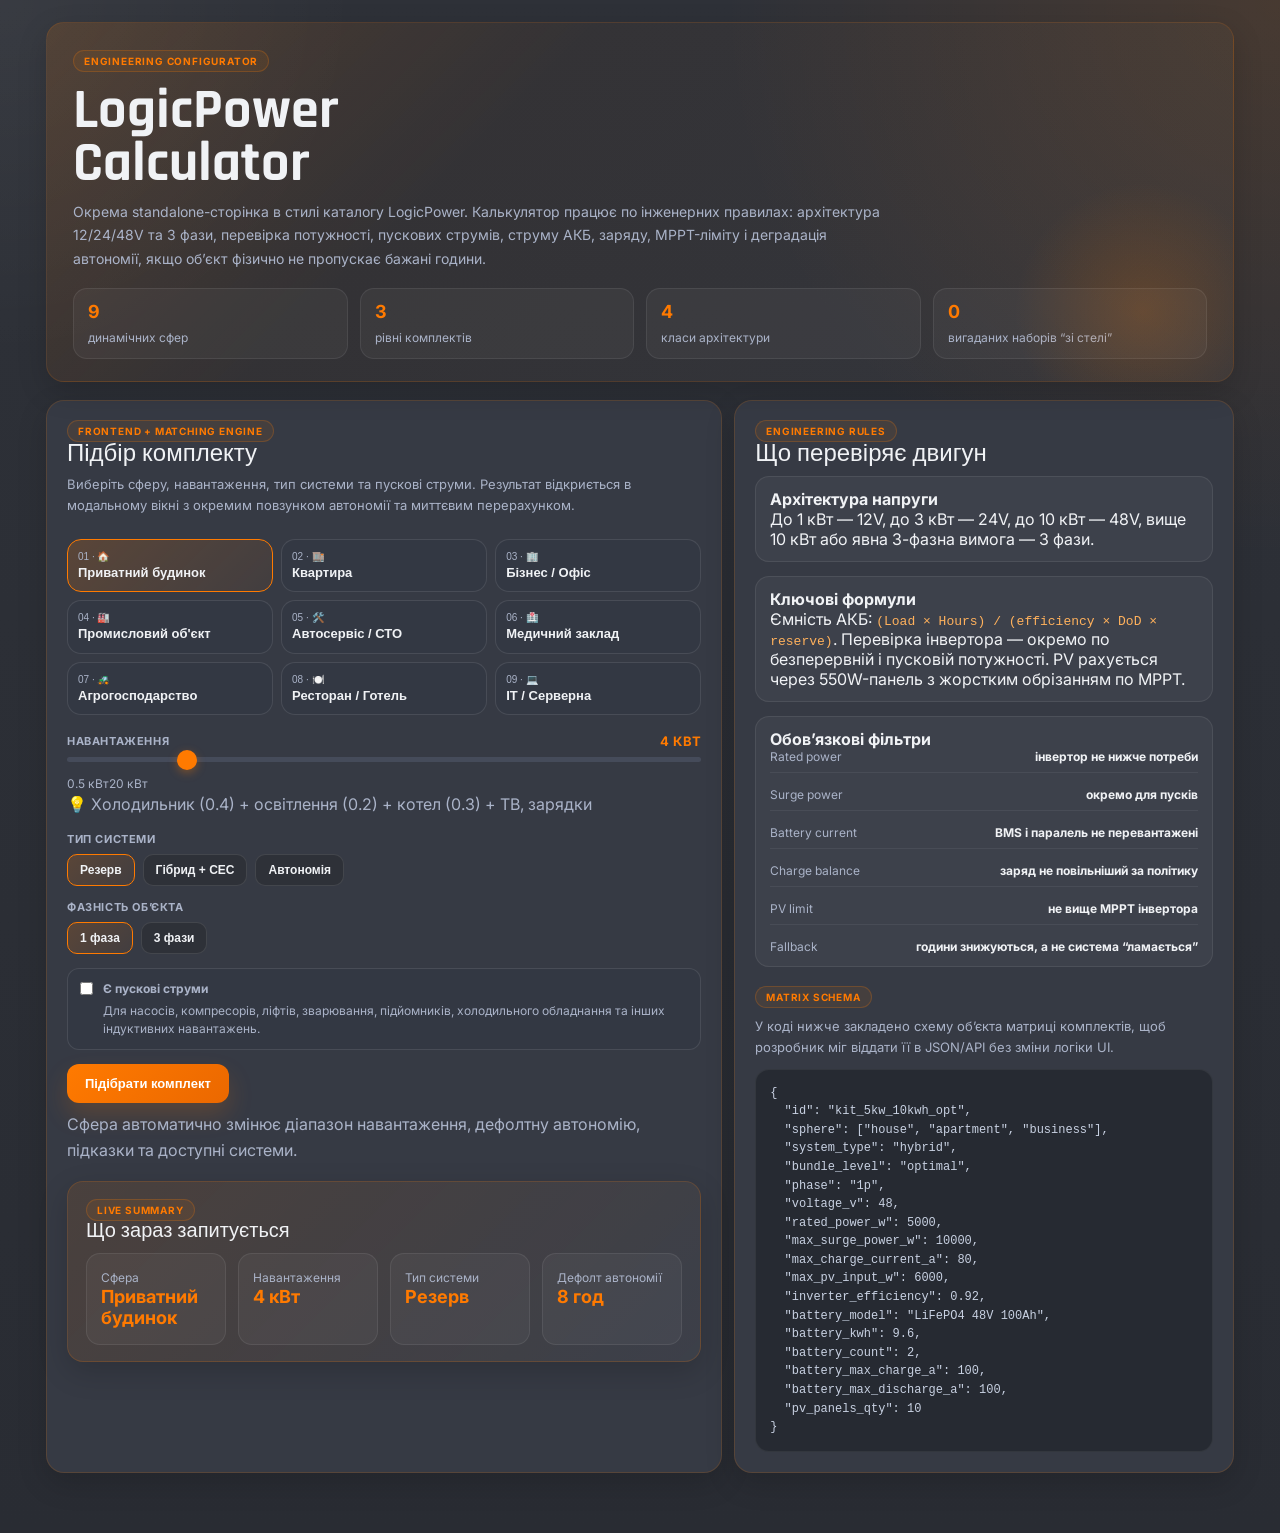
<file: lp-calc.html>
<!doctype html>
<html lang="uk">
<head>
<meta charset="UTF-8">
<meta name="viewport" content="width=device-width,initial-scale=1">
<title>LogicPower Engineering Calculator</title>
<link href="https://fonts.googleapis.com/css2?family=Rajdhani:wght@500;600;700&family=Inter:wght@300;400;500;600;700;800&display=swap" rel="stylesheet">
<style>
:root{
  --o:#ff7a00;
  --od:rgba(255,122,0,.12);
  --ob:rgba(255,122,0,.22);
  --fg:#f0f2f5;
  --fg2:#aab3c8;
  --bg:#2e3138;
  --bg-soft:#333843;
  --card:#363a44;
  --brd:rgba(255,255,255,.10);
  --ok:#31c46d;
}
*{box-sizing:border-box;margin:0;padding:0}
body{
  font-family:'Inter',sans-serif;
  background:
    radial-gradient(circle at top right, rgba(255,122,0,.12), transparent 28%),
    radial-gradient(circle at top left, rgba(255,255,255,.05), transparent 18%),
    linear-gradient(180deg,#2e3138 0%,#292c33 100%);
  color:var(--fg);
}
.page{max-width:1220px;margin:0 auto;padding:22px 16px 60px}
.hero,.panel,.top-card,.summary,.modal-card,.kit{
  box-shadow:0 10px 30px rgba(0,0,0,.16);
}
.hero{
  position:relative;overflow:hidden;border-radius:18px;
  border:1px solid rgba(255,122,0,.14);
  background:linear-gradient(135deg,rgba(255,122,0,.14),rgba(255,122,0,.03) 36%,rgba(255,255,255,.03));
  padding:26px 26px 22px;
}
.hero::before{
  content:"";position:absolute;inset:auto -40px -60px auto;width:260px;height:260px;border-radius:50%;
  background:radial-gradient(circle,rgba(255,122,0,.18),transparent 70%);
}
.hero-tag,.panel-tag,.kit-label{
  display:inline-flex;padding:4px 10px;border-radius:999px;border:1px solid var(--ob);
  background:rgba(255,122,0,.08);color:var(--o);text-transform:uppercase;letter-spacing:.8px;font-size:10px;font-weight:700;
}
.hero-tag{margin-bottom:12px}
.hero h1,.panel-title,.modal-title,.kit h4{font-family:'Rajdhani',sans-serif}
.hero h1{font-size:clamp(34px,5vw,56px);line-height:.95;margin-bottom:10px}
.hero p,.panel-sub,.hint,.micro,.kit-intro,.disclaimer{color:var(--fg2);line-height:1.65}
.hero p{max-width:820px;font-size:14px}
.hero-stats,.summary-grid,.results,.layout,.top-controls{display:grid;gap:12px}
.hero-stats{grid-template-columns:repeat(4,minmax(0,1fr));margin-top:18px}
.hero-stat,.summary-box,.kit-tags span,.meta-row,.top-card{
  background:rgba(255,255,255,.04);border:1px solid rgba(255,255,255,.08);border-radius:14px;padding:12px 14px;
}
.hero-stat strong,.summary-box strong{display:block;color:var(--o);font-size:18px;margin-bottom:4px}
.hero-stat span,.summary-box span,.range-legend,.field-label,.meta-list div span{color:var(--fg2);font-size:12px}
.layout{grid-template-columns:1.15fr .85fr;margin-top:18px}
.panel{
  background:var(--card);border:1px solid rgba(255,122,0,.16);border-radius:18px;
}
.panel-hd{padding:18px 20px 10px}
.panel-title{font-size:24px;line-height:1}
.panel-sub{margin-top:8px;font-size:13px}
.panel-body{padding:0 20px 20px}
.sphere-tabs{display:grid;grid-template-columns:repeat(3,minmax(0,1fr));gap:8px;margin:12px 0 18px}
.sphere-tab,.choice,.btn,.close{
  transition:all .18s ease;
}
.sphere-tab{
  border:1px solid var(--brd);border-radius:14px;background:var(--bg-soft);color:var(--fg);padding:11px 10px;text-align:left;cursor:pointer;
}
.sphere-tab.active,.choice.active{
  background:linear-gradient(135deg,rgba(255,122,0,.18),rgba(255,122,0,.06));border-color:var(--o);
}
.sphere-tab small{display:block;font-size:10px;color:var(--fg2);margin-bottom:3px}
.sphere-tab strong{display:block;font-size:13px;line-height:1.2}
.calc-grid,.meta-card,.meta-list,.range-wrap{display:grid;gap:14px}
.field-label{
  display:flex;align-items:center;justify-content:space-between;margin-bottom:8px;
  font-size:11px;font-weight:700;letter-spacing:.6px;text-transform:uppercase;
}
.field-value{color:var(--o);font-size:13px}
input[type=range]{-webkit-appearance:none;appearance:none;width:100%;height:5px;border-radius:999px;background:#454b5a;outline:none}
input[type=range]::-webkit-slider-thumb{-webkit-appearance:none;width:20px;height:20px;border-radius:50%;background:var(--o);box-shadow:0 3px 10px rgba(255,122,0,.35);cursor:pointer}
input[type=range]::-moz-range-thumb{width:20px;height:20px;border:none;border-radius:50%;background:var(--o);cursor:pointer}
.choice-row,.cta-row,.kit-tags{display:flex;flex-wrap:wrap;gap:8px}
.choice{
  border:1px solid var(--brd);border-radius:10px;background:var(--bg);color:var(--fg);padding:8px 12px;font-size:12px;font-weight:600;cursor:pointer;
}
.check{
  display:flex;align-items:flex-start;gap:10px;background:var(--bg-soft);border:1px solid var(--brd);border-radius:12px;padding:11px 12px;
}
.check input{margin-top:2px;accent-color:var(--o)}
.check strong{display:block;font-size:12px;margin-bottom:4px}
.check span{color:var(--fg2);font-size:12px;line-height:1.5}
.btn{
  border:none;border-radius:12px;background:linear-gradient(135deg,#ff7a00,#eb6800);color:#fff;
  font-size:13px;font-weight:800;padding:12px 18px;cursor:pointer;box-shadow:0 12px 24px rgba(255,122,0,.18);
}
.summary{margin-top:18px;padding:16px 18px;background:linear-gradient(135deg,rgba(255,122,0,.10),rgba(255,255,255,.03));border:1px solid rgba(255,122,0,.18);border-radius:16px}
.summary-grid{grid-template-columns:repeat(4,minmax(0,1fr));margin-top:12px}
.meta-list div{display:flex;justify-content:space-between;gap:10px;padding-bottom:8px;border-bottom:1px solid rgba(255,255,255,.06)}
.meta-list div:last-child{padding-bottom:0;border-bottom:none}
.meta-list strong{color:var(--fg);font-size:12px}
.schema{margin-top:18px}
.schema pre{
  margin-top:10px;background:#262a32;border:1px solid rgba(255,255,255,.06);border-radius:14px;padding:14px;overflow:auto;color:#c8d1e2;font-size:12px;line-height:1.55;
}
.modal{position:fixed;inset:0;display:none;align-items:center;justify-content:center;padding:16px;background:rgba(8,10,14,.72);z-index:20}
.modal.open{display:flex}
.modal-card{width:min(1180px,100%);max-height:calc(100vh - 32px);overflow:auto;border-radius:20px;background:#2f343e;border:1px solid rgba(255,122,0,.18)}
.modal-hd{
  position:sticky;top:0;z-index:1;display:flex;align-items:flex-start;justify-content:space-between;gap:12px;padding:18px 20px 16px;
  background:linear-gradient(180deg,#363b46 0%,#323742 100%);border-bottom:1px solid rgba(255,122,0,.14);
}
.modal-title{font-size:26px;line-height:1}
.modal-sub{color:var(--fg2);font-size:13px;line-height:1.6;margin-top:6px}
.close{border:none;background:rgba(255,255,255,.06);color:var(--fg2);width:36px;height:36px;border-radius:10px;cursor:pointer;font-size:18px}
.modal-body{padding:18px 20px 20px}
.top-controls{grid-template-columns:1.2fr .8fr;margin-bottom:14px}
.top-card h3{font-size:13px;text-transform:uppercase;letter-spacing:.7px;color:var(--fg2);margin-bottom:10px}
.warning{margin-bottom:14px;padding:12px 14px;border-radius:12px;background:rgba(242,182,67,.10);border:1px solid rgba(242,182,67,.22);color:#f4c96d;font-size:13px;line-height:1.6}
.results{grid-template-columns:repeat(3,minmax(0,1fr))}
.kit{display:flex;flex-direction:column;background:linear-gradient(180deg,#3a404b 0%,#333944 100%);border:1px solid rgba(255,255,255,.08);border-radius:16px;padding:14px}
.kit-badge{display:inline-flex;width:max-content;padding:4px 9px;border-radius:999px;font-size:10px;text-transform:uppercase;letter-spacing:.7px;font-weight:800;margin-bottom:10px}
.kit-badge.basic{background:rgba(49,196,109,.13);color:#58d487}
.kit-badge.optimal{background:rgba(255,122,0,.15);color:#ff9a38}
.kit-badge.max{background:rgba(105,148,255,.15);color:#8eb1ff}
.kit h4{font-size:24px;margin-bottom:6px}
.kit-block{border-top:1px solid rgba(255,255,255,.06);padding-top:10px;margin-top:10px}
.kit-block:first-of-type{border-top:none;padding-top:0;margin-top:0}
.kit-label{margin-bottom:5px}
.kit-text{color:var(--fg);font-size:13px;line-height:1.6}
.kit-stat{margin-top:12px;padding:12px;border-radius:14px;background:rgba(49,196,109,.09);border:1px solid rgba(49,196,109,.15)}
.kit-stat strong{display:block;color:#74df9d;font-size:28px;line-height:1;margin-bottom:5px}
.kit-stat span{color:#c7ead4;font-size:12px;line-height:1.5}
.kit-tags span{font-size:11px;color:var(--fg2)}
.disclaimer{margin-top:12px;font-size:11.5px;line-height:1.55}
code{color:#ffb15c}
@media(max-width:1040px){.layout,.top-controls,.results,.summary-grid{grid-template-columns:1fr}}
@media(max-width:720px){
  .page{padding:14px 10px 40px}
  .hero{padding:20px 16px}
  .hero-stats,.sphere-tabs{grid-template-columns:repeat(2,minmax(0,1fr))}
  .panel-hd,.panel-body,.modal-body{padding-left:14px;padding-right:14px}
  .modal-hd{padding:14px}
}
</style>
</head>
<body>
<div class="page">
  <section class="hero">
    <div class="hero-tag">Engineering Configurator</div>
    <h1>LogicPower<br>Calculator</h1>
    <p>Окрема standalone-сторінка в стилі каталогу LogicPower. Калькулятор працює по інженерних правилах: архітектура 12/24/48V та 3 фази, перевірка потужності, пускових струмів, струму АКБ, заряду, MPPT-ліміту і деградація автономії, якщо об’єкт фізично не пропускає бажані години.</p>
    <div class="hero-stats">
      <div class="hero-stat"><strong>9</strong><span>динамічних сфер</span></div>
      <div class="hero-stat"><strong>3</strong><span>рівні комплектів</span></div>
      <div class="hero-stat"><strong>4</strong><span>класи архітектури</span></div>
      <div class="hero-stat"><strong>0</strong><span>вигаданих наборів “зі стелі”</span></div>
    </div>
  </section>

  <div class="layout">
    <section class="panel">
      <div class="panel-hd">
        <div class="panel-tag">Frontend + Matching Engine</div>
        <div class="panel-title">Підбір комплекту</div>
        <div class="panel-sub">Виберіть сферу, навантаження, тип системи та пускові струми. Результат відкриється в модальному вікні з окремим повзунком автономії та миттєвим перерахунком.</div>
      </div>
      <div class="panel-body">
        <div class="sphere-tabs" id="sphereTabs"></div>
        <div class="calc-grid">
          <div>
            <div class="field-label"><span>Навантаження</span><span class="field-value" id="loadValue"></span></div>
            <div class="range-wrap">
              <input id="loadRange" type="range">
              <div class="range-legend"><span id="loadMin"></span><span id="loadMax"></span></div>
            </div>
            <div class="hint" id="loadHint"></div>
          </div>
          <div>
            <div class="field-label"><span>Тип системи</span></div>
            <div class="choice-row" id="systemChoices"></div>
          </div>
          <div>
            <div class="field-label"><span>Фазність об’єкта</span></div>
            <div class="choice-row" id="phaseChoices"></div>
          </div>
          <label class="check">
            <input id="surgeInput" type="checkbox">
            <span><strong>Є пускові струми</strong>Для насосів, компресорів, ліфтів, зварювання, підйомників, холодильного обладнання та інших індуктивних навантажень.</span>
          </label>
          <div class="cta-row">
            <button class="btn" id="pickBtn">Підібрати комплект</button>
            <div class="micro">Сфера автоматично змінює діапазон навантаження, дефолтну автономію, підказки та доступні системи.</div>
          </div>
        </div>

        <div class="summary">
          <div class="panel-tag">Live Summary</div>
          <div class="panel-title" style="font-size:20px">Що зараз запитується</div>
          <div class="summary-grid">
            <div class="summary-box"><span>Сфера</span><strong id="summarySphere">-</strong></div>
            <div class="summary-box"><span>Навантаження</span><strong id="summaryLoad">-</strong></div>
            <div class="summary-box"><span>Тип системи</span><strong id="summarySystem">-</strong></div>
            <div class="summary-box"><span>Дефолт автономії</span><strong id="summaryHours">-</strong></div>
          </div>
        </div>
      </div>
    </section>

    <aside class="panel">
      <div class="panel-hd">
        <div class="panel-tag">Engineering Rules</div>
        <div class="panel-title">Що перевіряє двигун</div>
      </div>
      <div class="panel-body">
        <div class="meta-card">
          <div class="meta-row">
            <strong>Архітектура напруги</strong>
            <p>До 1 кВт — 12V, до 3 кВт — 24V, до 10 кВт — 48V, вище 10 кВт або явна 3-фазна вимога — 3 фази.</p>
          </div>
          <div class="meta-row">
            <strong>Ключові формули</strong>
            <p>Ємність АКБ: <code>(Load × Hours) / (efficiency × DoD × reserve)</code>. Перевірка інвертора — окремо по безперервній і пусковій потужності. PV рахується через 550W-панель з жорстким обрізанням по MPPT.</p>
          </div>
          <div class="meta-row">
            <strong>Обов’язкові фільтри</strong>
            <div class="meta-list">
              <div><span>Rated power</span><strong>інвертор не нижче потреби</strong></div>
              <div><span>Surge power</span><strong>окремо для пусків</strong></div>
              <div><span>Battery current</span><strong>BMS і паралель не перевантажені</strong></div>
              <div><span>Charge balance</span><strong>заряд не повільніший за політику</strong></div>
              <div><span>PV limit</span><strong>не вище MPPT інвертора</strong></div>
              <div><span>Fallback</span><strong>години знижуються, а не система “ламається”</strong></div>
            </div>
          </div>
        </div>

        <div class="schema">
          <div class="panel-tag">Matrix Schema</div>
          <div class="panel-sub">У коді нижче закладено схему об’єкта матриці комплектів, щоб розробник міг віддати її в JSON/API без зміни логіки UI.</div>
          <pre>{
  "id": "kit_5kw_10kwh_opt",
  "sphere": ["house", "apartment", "business"],
  "system_type": "hybrid",
  "bundle_level": "optimal",
  "phase": "1p",
  "voltage_v": 48,
  "rated_power_w": 5000,
  "max_surge_power_w": 10000,
  "max_charge_current_a": 80,
  "max_pv_input_w": 6000,
  "inverter_efficiency": 0.92,
  "battery_model": "LiFePO4 48V 100Ah",
  "battery_kwh": 9.6,
  "battery_count": 2,
  "battery_max_charge_a": 100,
  "battery_max_discharge_a": 100,
  "pv_panels_qty": 10
}</pre>
        </div>
      </div>
    </aside>
  </div>
</div>
<div class="modal" id="resultsModal">
  <div class="modal-card">
    <div class="modal-hd">
      <div>
        <div class="panel-tag">Selection Result</div>
        <div class="modal-title">Підібрані комплекти</div>
        <div class="modal-sub" id="modalSummary"></div>
      </div>
      <button class="close" id="closeModal" aria-label="Закрити">×</button>
    </div>
    <div class="modal-body">
      <div class="top-controls">
        <div class="top-card">
          <h3>Бажаний час автономії</h3>
          <div class="field-label"><span>Автономія</span><span class="field-value" id="autonomyValue"></span></div>
          <input id="autonomyRange" type="range">
          <div class="hint">При зміні часу автономії комплекти перераховуються миттєво по тій самій інженерній логіці. Якщо об’єкт не пропускає бажане значення, двигун знизить години до максимально можливих.</div>
        </div>
        <div class="top-card">
          <h3>Розрахунковий контекст</h3>
          <div class="meta-list" id="resultMeta"></div>
        </div>
      </div>
      <div id="degradeWarning"></div>
      <div class="results" id="resultsGrid"></div>
    </div>
  </div>
</div>
<script>
const SPHERES = {
  house:{uiName:"Приватний будинок",icon:"🏠",minLoad:0.5,maxLoad:20,step:0.5,systems:["backup","hybrid","autonomous"],hint:"Холодильник (0.4) + освітлення (0.2) + котел (0.3) + ТВ, зарядки",defaultHours:8,defaultLoad:4,defaultPhase:"1p",surgeMultiplier:2.5,objectCaps:{maxBatteryKwh:57.6,maxBatteryCount:6,maxInverterKw:12}},
  apartment:{uiName:"Квартира",icon:"🏬",minLoad:0.3,maxLoad:7,step:0.1,systems:["backup","hybrid"],hint:"Освітлення + роутер + холодильник ≈ 1-2 кВт",defaultHours:4,defaultLoad:1.5,defaultPhase:"1p",surgeMultiplier:2.0,objectCaps:{maxBatteryKwh:28.8,maxBatteryCount:4,maxInverterKw:7}},
  business:{uiName:"Бізнес / Офіс",icon:"🏢",minLoad:2,maxLoad:30,step:0.5,systems:["backup","hybrid","autonomous"],hint:"ПК + сервер + освітлення + клімат",defaultHours:4,defaultLoad:6,defaultPhase:"1p",surgeMultiplier:2.0,objectCaps:{maxBatteryKwh:86.4,maxBatteryCount:8,maxInverterKw:30}},
  industry:{uiName:"Промисловий об'єкт",icon:"🏭",minLoad:10,maxLoad:100,step:1,systems:["backup","hybrid_bess","autonomous"],hint:"Верстати + компресори + освітлення цеху",defaultHours:2,defaultLoad:20,defaultPhase:"3p",surgeMultiplier:3.0,objectCaps:{maxBatteryKwh:172.8,maxBatteryCount:12,maxInverterKw:100}},
  auto:{uiName:"Автосервіс / СТО",icon:"🛠️",minLoad:3,maxLoad:30,step:0.5,systems:["backup","hybrid"],hint:"Підйомники + компресори + зварювання + освітлення",defaultHours:4,defaultLoad:8,defaultPhase:"3p",surgeMultiplier:3.0,objectCaps:{maxBatteryKwh:86.4,maxBatteryCount:8,maxInverterKw:30}},
  med:{uiName:"Медичний заклад",icon:"🏥",minLoad:1,maxLoad:20,step:0.5,systems:["backup_ups","hybrid"],hint:"УЗД, монітори, ШВЛ, операційна",defaultHours:8,defaultLoad:4,defaultPhase:"1p",surgeMultiplier:1.5,objectCaps:{maxBatteryKwh:57.6,maxBatteryCount:6,maxInverterKw:20}},
  agro:{uiName:"Агрогосподарство",icon:"🚜",minLoad:5,maxLoad:50,step:1,systems:["backup","hybrid","autonomous"],hint:"Насоси + сушарки + холодильники + освітлення",defaultHours:8,defaultLoad:12,defaultPhase:"3p",surgeMultiplier:3.0,objectCaps:{maxBatteryKwh:115.2,maxBatteryCount:10,maxInverterKw:50}},
  horeca:{uiName:"Ресторан / Готель",icon:"🍽️",minLoad:5,maxLoad:40,step:0.5,systems:["backup","hybrid","autonomous"],hint:"Кухня + освітлення + холодильники + клімат",defaultHours:6,defaultLoad:10,defaultPhase:"1p",surgeMultiplier:2.5,objectCaps:{maxBatteryKwh:86.4,maxBatteryCount:8,maxInverterKw:40}},
  it:{uiName:"IT / Серверна",icon:"💻",minLoad:1,maxLoad:20,step:0.5,systems:["backup_ups","hybrid"],hint:"Сервери + мережеве обладнання + охолодження",defaultHours:4,defaultLoad:5,defaultPhase:"1p",surgeMultiplier:1.5,objectCaps:{maxBatteryKwh:57.6,maxBatteryCount:6,maxInverterKw:20}}
};
const SYSTEM_LABELS={backup:"Резерв",backup_ups:"Резерв (UPS)",hybrid:"Гібрид + СЕС",hybrid_bess:"Гібрид + BESS",autonomous:"Автономія"};
const LEVELS=[{key:"basic",label:"Basic"},{key:"optimal",label:"Optimal"},{key:"max",label:"Max"}];
const ENGINE={inverterEfficiency:0.92,usableDod:0.90,reserveFactor:0.95,regularLoadBuffer:1.25,panelPowerW:550,chargeRecoveryRate:{backup:0.2,backup_ups:0.2,hybrid:0.15,hybrid_bess:0.15,autonomous:0.15},minimumFallbackHours:{backup:1,backup_ups:1,hybrid:1,hybrid_bess:1,autonomous:2}};
const INVERTERS=[
  {id:"ups-12-800",inverter_model:"LP-PSW-800VA",phase:"1p",voltage_v:12,system_type:["backup","backup_ups"],rated_power_w:640,max_surge_power_w:1000,max_charge_current_a:20,max_pv_input_w:0,inverter_efficiency:0.90},
  {id:"ups-12-1500",inverter_model:"LP-PSW-1500VA",phase:"1p",voltage_v:12,system_type:["backup","backup_ups"],rated_power_w:1200,max_surge_power_w:1800,max_charge_current_a:30,max_pv_input_w:0,inverter_efficiency:0.90},
  {id:"ups-24-2000",inverter_model:"LP-SW-2000VA / 24V",phase:"1p",voltage_v:24,system_type:["backup","backup_ups"],rated_power_w:1600,max_surge_power_w:3200,max_charge_current_a:40,max_pv_input_w:0,inverter_efficiency:0.91},
  {id:"ups-24-3000",inverter_model:"LP-SW-3000VA / 24V",phase:"1p",voltage_v:24,system_type:["backup","backup_ups"],rated_power_w:2400,max_surge_power_w:4800,max_charge_current_a:60,max_pv_input_w:0,inverter_efficiency:0.91},
  {id:"hyb-48-5000",inverter_model:"LP-W-PV-5000",phase:"1p",voltage_v:48,system_type:["backup","backup_ups","hybrid","autonomous"],rated_power_w:5000,max_surge_power_w:10000,max_charge_current_a:80,max_pv_input_w:6000,inverter_efficiency:0.92},
  {id:"hyb-48-8000",inverter_model:"LP-W-PV-8000",phase:"1p",voltage_v:48,system_type:["backup","backup_ups","hybrid","autonomous"],rated_power_w:8000,max_surge_power_w:16000,max_charge_current_a:120,max_pv_input_w:9000,inverter_efficiency:0.93},
  {id:"hyb-48-10000",inverter_model:"LP-W-PV-10000",phase:"1p",voltage_v:48,system_type:["backup","backup_ups","hybrid","autonomous"],rated_power_w:10000,max_surge_power_w:20000,max_charge_current_a:140,max_pv_input_w:12000,inverter_efficiency:0.93},
  {id:"hyb-3p-10000",inverter_model:"LPW-HY-1033-10000VA",phase:"3p",voltage_v:48,system_type:["backup","hybrid_bess","hybrid","autonomous"],rated_power_w:10000,max_surge_power_w:15000,max_charge_current_a:200,max_pv_input_w:13000,inverter_efficiency:0.94},
  {id:"hyb-3p-15000",inverter_model:"LP 3-phase Hybrid 15kW",phase:"3p",voltage_v:48,system_type:["backup","hybrid_bess","hybrid","autonomous"],rated_power_w:15000,max_surge_power_w:22500,max_charge_current_a:220,max_pv_input_w:18000,inverter_efficiency:0.94},
  {id:"hyb-3p-20000",inverter_model:"LP 3-phase Hybrid 20kW",phase:"3p",voltage_v:48,system_type:["backup","hybrid_bess","hybrid","autonomous"],rated_power_w:20000,max_surge_power_w:30000,max_charge_current_a:260,max_pv_input_w:24000,inverter_efficiency:0.94}
];
const BATTERIES=[
  {id:"lfp-12-50",battery_model:"LiFePO4 12.8V 50Ah",battery_nominal_v:12.8,battery_capacity_ah:50,battery_kwh:0.64,battery_max_charge_a:25,battery_max_discharge_a:50,battery_peak_discharge_a:100,battery_usable_dod:0.90,battery_chemistry:"LiFePO4",battery_max_parallel_count:4},
  {id:"lfp-12-100",battery_model:"LiFePO4 12.8V 100Ah",battery_nominal_v:12.8,battery_capacity_ah:100,battery_kwh:1.28,battery_max_charge_a:50,battery_max_discharge_a:100,battery_peak_discharge_a:200,battery_usable_dod:0.90,battery_chemistry:"LiFePO4",battery_max_parallel_count:4},
  {id:"lfp-24-100",battery_model:"LiFePO4 25.6V 100Ah",battery_nominal_v:25.6,battery_capacity_ah:100,battery_kwh:2.56,battery_max_charge_a:50,battery_max_discharge_a:100,battery_peak_discharge_a:150,battery_usable_dod:0.90,battery_chemistry:"LiFePO4",battery_max_parallel_count:4},
  {id:"lfp-24-200",battery_model:"LiFePO4 25.6V 200Ah",battery_nominal_v:25.6,battery_capacity_ah:200,battery_kwh:5.12,battery_max_charge_a:100,battery_max_discharge_a:150,battery_peak_discharge_a:220,battery_usable_dod:0.90,battery_chemistry:"LiFePO4",battery_max_parallel_count:4},
  {id:"lfp-48-100",battery_model:"LiFePO4 51.2V 100Ah",battery_nominal_v:51.2,battery_capacity_ah:100,battery_kwh:5.12,battery_max_charge_a:50,battery_max_discharge_a:100,battery_peak_discharge_a:150,battery_usable_dod:0.90,battery_chemistry:"LiFePO4",battery_max_parallel_count:8},
  {id:"lfp-48-200",battery_model:"LiFePO4 51.2V 200Ah",battery_nominal_v:51.2,battery_capacity_ah:200,battery_kwh:10.24,battery_max_charge_a:100,battery_max_discharge_a:150,battery_peak_discharge_a:220,battery_usable_dod:0.90,battery_chemistry:"LiFePO4",battery_max_parallel_count:8},
  {id:"lfp-48-280",battery_model:"LiFePO4 51.2V 280Ah",battery_nominal_v:51.2,battery_capacity_ah:280,battery_kwh:14.34,battery_max_charge_a:140,battery_max_discharge_a:200,battery_peak_discharge_a:280,battery_usable_dod:0.90,battery_chemistry:"LiFePO4",battery_max_parallel_count:8}
];
const state={sphereId:"house",loadKw:4,systemType:"backup",phase:"1p",hasSurge:false,requestedHours:8,openResults:null};
const els={
  sphereTabs:document.getElementById("sphereTabs"),loadRange:document.getElementById("loadRange"),loadValue:document.getElementById("loadValue"),
  loadMin:document.getElementById("loadMin"),loadMax:document.getElementById("loadMax"),loadHint:document.getElementById("loadHint"),
  systemChoices:document.getElementById("systemChoices"),phaseChoices:document.getElementById("phaseChoices"),surgeInput:document.getElementById("surgeInput"),
  pickBtn:document.getElementById("pickBtn"),summarySphere:document.getElementById("summarySphere"),summaryLoad:document.getElementById("summaryLoad"),
  summarySystem:document.getElementById("summarySystem"),summaryHours:document.getElementById("summaryHours"),resultsModal:document.getElementById("resultsModal"),
  closeModal:document.getElementById("closeModal"),autonomyRange:document.getElementById("autonomyRange"),autonomyValue:document.getElementById("autonomyValue"),
  modalSummary:document.getElementById("modalSummary"),resultMeta:document.getElementById("resultMeta"),degradeWarning:document.getElementById("degradeWarning"),
  resultsGrid:document.getElementById("resultsGrid")
};
function formatKw(v){return `${Number(v).toFixed(v % 1 ? 1 : 0)} кВт`;}
function formatHours(v){return `${Number(v).toFixed(v % 1 ? 1 : 0)} год`;}
function getSphere(){return SPHERES[state.sphereId];}
function normalizedSystemType(systemType){if(systemType==="hybrid_bess") return "hybrid"; if(systemType==="backup_ups") return "backup"; return systemType;}
function architectureFor(loadKw,phase){if(phase==="3p"||loadKw>10)return{voltage:48,phase:"3p",label:"3 фази"}; if(loadKw<=1)return{voltage:12,phase:"1p",label:"12V"}; if(loadKw<=3)return{voltage:24,phase:"1p",label:"24V"}; return{voltage:48,phase:"1p",label:"48V"};}
function requiredContinuousW(loadKw){return loadKw*1000*ENGINE.regularLoadBuffer;}
function requiredSurgeW(loadKw,sphere,hasSurge){return hasSurge ? loadKw*1000*sphere.surgeMultiplier : 0;}
function requiredBatteryKwh(loadKw,hours,efficiency,usableDod){return (loadKw*hours)/(efficiency*usableDod*ENGINE.reserveFactor);}
function actualAutonomyHours(batteryKwh,loadKw,efficiency,usableDod){return (batteryKwh*usableDod*efficiency)/loadKw;}
function estimatePvPanels(loadKw,inverter){if(!inverter.max_pv_input_w) return 0; const pvTargetW=loadKw*1600; const effectiveW=Math.min(pvTargetW,inverter.max_pv_input_w); return Math.ceil(effectiveW/ENGINE.panelPowerW);}
function allowedBatteryModelsForVoltage(voltage){if(voltage<=12) return BATTERIES.filter(b=>b.battery_nominal_v<20); if(voltage<=24) return BATTERIES.filter(b=>b.battery_nominal_v>=20&&b.battery_nominal_v<40); return BATTERIES.filter(b=>b.battery_nominal_v>=40);}
function candidateInverters(systemType,arch,sphere){
  const type=normalizedSystemType(systemType);
  return INVERTERS.filter(inv=>{
    const supportsType=inv.system_type.includes(systemType)||inv.system_type.includes(type);
    const phaseOk=inv.phase===arch.phase;
    const voltageOk=arch.phase==="3p" ? inv.phase==="3p" : inv.voltage_v===arch.voltage&&inv.phase==="1p";
    const sphereInvOk=(inv.rated_power_w/1000)<=sphere.objectCaps.maxInverterKw;
    return supportsType&&phaseOk&&voltageOk&&sphereInvOk;
  }).sort((a,b)=>a.rated_power_w-b.rated_power_w);
}
function buildCandidates(input){
  const sphere=SPHERES[input.sphereId];
  const arch=architectureFor(input.loadKw,input.phase);
  const minContinuousW=requiredContinuousW(input.loadKw);
  const minSurgeW=requiredSurgeW(input.loadKw,sphere,input.hasSurge);
  const inverters=candidateInverters(input.systemType,arch,sphere);
  const candidates=[];
  for(const inverter of inverters){
    if(inverter.rated_power_w<minContinuousW) continue;
    if(minSurgeW&&inverter.max_surge_power_w<minSurgeW) continue;
    const eff=inverter.inverter_efficiency||ENGINE.inverterEfficiency;
    const needKwh=requiredBatteryKwh(input.loadKw,input.hours,eff,ENGINE.usableDod);
    const batteryModels=allowedBatteryModelsForVoltage(inverter.voltage_v);
    for(const battery of batteryModels){
      const maxCount=Math.min(battery.battery_max_parallel_count,sphere.objectCaps.maxBatteryCount);
      for(let count=1;count<=maxCount;count+=1){
        const batteryKwh=battery.battery_kwh*count;
        if(batteryKwh>sphere.objectCaps.maxBatteryKwh) break;
        if(batteryKwh<needKwh) continue;
        const batteryAcceptChargeA=battery.battery_max_charge_a*count;
        const batteryDeliverA=battery.battery_max_discharge_a*count;
        const requiredBatteryDischargeA=minContinuousW/(inverter.voltage_v*eff);
        const chargePowerKw=(inverter.voltage_v*inverter.max_charge_current_a)/1000;
        const minRecoveryRate=ENGINE.chargeRecoveryRate[normalizedSystemType(input.systemType)]||0.15;
        const requiredChargePowerKw=batteryKwh*minRecoveryRate;
        if(requiredBatteryDischargeA>batteryDeliverA) continue;
        if(inverter.max_charge_current_a>batteryAcceptChargeA) continue;
        if(chargePowerKw<requiredChargePowerKw) continue;
        const pvPanels=normalizedSystemType(input.systemType)==="backup" ? 0 : estimatePvPanels(input.loadKw,inverter);
        const autonomy=actualAutonomyHours(batteryKwh,input.loadKw,eff,ENGINE.usableDod);
        candidates.push({sphere:input.sphereId,phase:arch.phase,voltage_v:inverter.voltage_v,bundle_level:null,system_type:input.systemType,inverter_model:inverter.inverter_model,rated_power_w:inverter.rated_power_w,max_surge_power_w:inverter.max_surge_power_w,max_charge_current_a:inverter.max_charge_current_a,max_pv_input_w:inverter.max_pv_input_w,inverter_efficiency:eff,battery_model:battery.battery_model,battery_kwh:Number(batteryKwh.toFixed(2)),battery_count:count,battery_max_charge_a:battery.battery_max_charge_a,battery_max_discharge_a:battery.battery_max_discharge_a,pv_panels_qty:pvPanels,actual_autonomy_h:Number(autonomy.toFixed(1)),required_battery_kwh:Number(needKwh.toFixed(2)),battery_discharge_current_a:Number(requiredBatteryDischargeA.toFixed(1)),inverter_charge_power_kw:Number(chargePowerKw.toFixed(2)),architecture_label:arch.label});
      }
    }
  }
  return candidates.sort((a,b)=>a.rated_power_w!==b.rated_power_w ? a.rated_power_w-b.rated_power_w : a.battery_kwh!==b.battery_kwh ? a.battery_kwh-b.battery_kwh : a.battery_count-b.battery_count);
}
function pickLeveledBundles(candidates){
  if(!candidates.length) return [];
  const unique=[]; const seen=new Set();
  for(const candidate of candidates){
    const key=`${candidate.inverter_model}|${candidate.battery_model}|${candidate.battery_count}|${candidate.pv_panels_qty}`;
    if(!seen.has(key)){seen.add(key);unique.push(candidate);}
  }
  const selected=[unique[0]||null,unique[Math.min(1,unique.length-1)]||unique[0],unique[Math.min(2,unique.length-1)]||unique[Math.min(1,unique.length-1)]||unique[0]].filter(Boolean);
  return selected.map((bundle,index)=>({...bundle,bundle_level:LEVELS[index].key,bundle_name:LEVELS[index].label}));
}
function solveSelection(input){
  const normalizedType=normalizedSystemType(input.systemType);
  const minimumHours=ENGINE.minimumFallbackHours[normalizedType]||1;
  let hours=input.hours;
  while(hours>=minimumHours){
    const candidates=buildCandidates({...input,hours});
    if(candidates.length){return{requestedHours:input.hours,deliveredHours:hours,degraded:hours<input.hours,bundles:pickLeveledBundles(candidates)};}
    hours-=1;
  }
  return{requestedHours:input.hours,deliveredHours:0,degraded:false,bundles:[]};
}
function buildMatrixRows(input,solution){
  return solution.bundles.map(bundle=>({id:`${bundle.bundle_level}_${bundle.inverter_model}_${bundle.battery_count}`.toLowerCase().replace(/[^a-z0-9_]+/g,"_"),sphere:[input.sphereId],system_type:normalizedSystemType(input.systemType),bundle_level:bundle.bundle_level,phase:bundle.phase,voltage_v:bundle.voltage_v,inverter_model:bundle.inverter_model,rated_power_w:bundle.rated_power_w,max_surge_power_w:bundle.max_surge_power_w,max_charge_current_a:bundle.max_charge_current_a,max_pv_input_w:bundle.max_pv_input_w,battery_model:bundle.battery_model,battery_kwh:bundle.battery_kwh,battery_count:bundle.battery_count,pv_panels_qty:bundle.pv_panels_qty}));
}
function renderSphereTabs(){
  els.sphereTabs.innerHTML=Object.entries(SPHERES).map(([id,sphere],index)=>`<button class="sphere-tab ${id===state.sphereId?"active":""}" data-sphere="${id}"><small>${String(index+1).padStart(2,"0")} · ${sphere.icon}</small><strong>${sphere.uiName}</strong></button>`).join("");
  els.sphereTabs.querySelectorAll("[data-sphere]").forEach(btn=>btn.addEventListener("click",()=>{state.sphereId=btn.dataset.sphere;applySphereDefaults();renderAll();}));
}
function renderSystemChoices(){
  const sphere=getSphere();
  els.systemChoices.innerHTML=sphere.systems.map(type=>`<button class="choice ${type===state.systemType?"active":""}" data-system="${type}">${SYSTEM_LABELS[type]}</button>`).join("");
  els.systemChoices.querySelectorAll("[data-system]").forEach(btn=>btn.addEventListener("click",()=>{state.systemType=btn.dataset.system;state.requestedHours=getSphere().defaultHours;renderAll();}));
}
function renderPhaseChoices(){
  const labels={"1p":"1 фаза","3p":"3 фази"};
  els.phaseChoices.innerHTML=["1p","3p"].map(phase=>`<button class="choice ${phase===state.phase?"active":""}" data-phase="${phase}">${labels[phase]}</button>`).join("");
  els.phaseChoices.querySelectorAll("[data-phase]").forEach(btn=>btn.addEventListener("click",()=>{state.phase=btn.dataset.phase;renderAll();}));
}
function syncLoadControl(){
  const sphere=getSphere();
  els.loadRange.min=sphere.minLoad; els.loadRange.max=sphere.maxLoad; els.loadRange.step=sphere.step;
  state.loadKw=Math.min(Math.max(state.loadKw,sphere.minLoad),sphere.maxLoad);
  els.loadRange.value=state.loadKw;
  els.loadValue.textContent=formatKw(state.loadKw);
  els.loadMin.textContent=formatKw(sphere.minLoad);
  els.loadMax.textContent=sphere.maxLoad>=100 ? "100+ кВт" : formatKw(sphere.maxLoad);
  els.loadHint.textContent=`💡 ${sphere.hint}`;
}
function renderSummary(){
  const sphere=getSphere();
  els.summarySphere.textContent=sphere.uiName;
  els.summaryLoad.textContent=formatKw(state.loadKw);
  els.summarySystem.textContent=SYSTEM_LABELS[state.systemType];
  els.summaryHours.textContent=formatHours(sphere.defaultHours);
}
function applySphereDefaults(){
  const sphere=getSphere();
  state.loadKw=sphere.defaultLoad;
  state.systemType=sphere.systems[0];
  state.phase=sphere.defaultPhase;
  state.hasSurge=false;
  state.requestedHours=sphere.defaultHours;
  if(els.surgeInput) els.surgeInput.checked=false;
}
function renderAll(){renderSphereTabs();renderSystemChoices();renderPhaseChoices();syncLoadControl();renderSummary();}
function resultMetaRows(input,solution,bundles){
  const arch=architectureFor(input.loadKw,input.phase);
  const continuous=requiredContinuousW(input.loadKw)/1000;
  const surge=requiredSurgeW(input.loadKw,getSphere(),input.hasSurge)/1000;
  const maxBundle=bundles[bundles.length-1];
  return [["Сфера",getSphere().uiName],["Архітектура",arch.label],["Потрібна безперервна потужність",`${continuous.toFixed(2)} кВт`],["Потрібна пускова потужність",surge?`${surge.toFixed(2)} кВт`:"не вимагається"],["Запит / факт автономії",`${solution.requestedHours} / ${solution.deliveredHours} год`],["Максимум PV у Max",maxBundle&&maxBundle.pv_panels_qty?`${maxBundle.pv_panels_qty} панелей`:"без PV"]];
}
function renderResults(solution){
  const input={sphereId:state.sphereId,loadKw:state.loadKw,systemType:state.systemType,phase:state.phase,hasSurge:state.hasSurge,hours:state.requestedHours};
  const bundles=solution.bundles;
  els.modalSummary.textContent=`Для навантаження ${formatKw(state.loadKw)} у сфері "${getSphere().uiName}" рекомендовано такі комплекти. Дефолтна автономія для цієї сфери — ${formatHours(getSphere().defaultHours)}.`;
  els.resultMeta.innerHTML=resultMetaRows(input,solution,bundles).map(([label,value])=>`<div><span>${label}</span><strong>${value}</strong></div>`).join("");
  els.degradeWarning.innerHTML=solution.degraded ? `<div class="warning">⚠️ Знайдено рішення з меншою автономією. Через апаратні ліміти об'єкта підібрано максимально можливий варіант (${solution.deliveredHours} год).</div>` : "";
  if(!bundles.length){els.resultsGrid.innerHTML=`<div class="warning">Не знайдено працездатних конфігурацій навіть після деградації автономії. Для такого запиту потрібен інший клас обладнання або індивідуальний інженерний розрахунок.</div>`; return;}
  const matrixRows=buildMatrixRows(input,solution);
  els.resultsGrid.innerHTML=bundles.map((bundle,index)=>{
    const row=matrixRows[index];
    const showPv=normalizedSystemType(state.systemType)!=="backup";
    return `<article class="kit">
      <span class="kit-badge ${bundle.bundle_level}">${bundle.bundle_name}</span>
      <h4>${bundle.bundle_name}</h4>
      <div class="kit-intro">Для навантаження ${formatKw(state.loadKw)} рекомендовано конфігурацію рівня ${bundle.bundle_name.toLowerCase()}.</div>
      <div class="kit-block"><div class="kit-label">Інвертор</div><div class="kit-text">${bundle.inverter_model} (потужність: ${(bundle.rated_power_w/1000).toFixed(1)} кВт)</div></div>
      <div class="kit-block"><div class="kit-label">АКБ</div><div class="kit-text">${bundle.battery_model} × ${bundle.battery_count} шт. (Загальна ємність: ${bundle.battery_kwh.toFixed(2)} кВт·год)</div></div>
      ${showPv?`<div class="kit-block"><div class="kit-label">СЕС</div><div class="kit-text">Фотомодулі 550W × ${bundle.pv_panels_qty} шт.</div></div>`:""}
      <div class="kit-stat"><strong>~ ${bundle.actual_autonomy_h.toFixed(1)} год</strong><span>Фактична автономія при стабільному навантаженні ${formatKw(state.loadKw)}.</span></div>
      <div class="kit-tags"><span>${bundle.architecture_label}</span><span>${bundle.battery_discharge_current_a} A DC</span><span>${bundle.inverter_charge_power_kw} кВт заряд</span>${bundle.max_pv_input_w?`<span>MPPT ${bundle.max_pv_input_w} W</span>`:""}</div>
      <div class="disclaimer">Цей підбір є орієнтовним. Для точного розрахунку з урахуванням пускових струмів та особливостей об'єкта зверніться до менеджера.</div>
      <div class="disclaimer">Matrix row: <code>${JSON.stringify(row)}</code></div>
    </article>`;
  }).join("");
}
function openResults(){
  state.requestedHours=getSphere().defaultHours;
  els.autonomyRange.min=normalizedSystemType(state.systemType)==="autonomous"?2:1;
  els.autonomyRange.max=Math.max(getSphere().defaultHours+8,getSphere().defaultHours);
  els.autonomyRange.step=1; els.autonomyRange.value=state.requestedHours; els.autonomyValue.textContent=formatHours(state.requestedHours);
  const solution=solveSelection({sphereId:state.sphereId,loadKw:state.loadKw,systemType:state.systemType,phase:state.phase,hasSurge:state.hasSurge,hours:state.requestedHours});
  state.openResults=solution; renderResults(solution); els.resultsModal.classList.add("open");
}
function recomputeModal(){
  state.requestedHours=Number(els.autonomyRange.value);
  els.autonomyValue.textContent=formatHours(state.requestedHours);
  const solution=solveSelection({sphereId:state.sphereId,loadKw:state.loadKw,systemType:state.systemType,phase:state.phase,hasSurge:state.hasSurge,hours:state.requestedHours});
  state.openResults=solution; renderResults(solution);
}
els.loadRange.addEventListener("input",event=>{state.loadKw=Number(event.target.value);els.loadValue.textContent=formatKw(state.loadKw);renderSummary();});
els.surgeInput.addEventListener("change",event=>{state.hasSurge=event.target.checked;});
els.pickBtn.addEventListener("click",openResults);
els.closeModal.addEventListener("click",()=>els.resultsModal.classList.remove("open"));
els.resultsModal.addEventListener("click",event=>{if(event.target===els.resultsModal) els.resultsModal.classList.remove("open");});
els.autonomyRange.addEventListener("input",recomputeModal);
applySphereDefaults();
renderAll();
</script>
</body>
</html>
</file>
